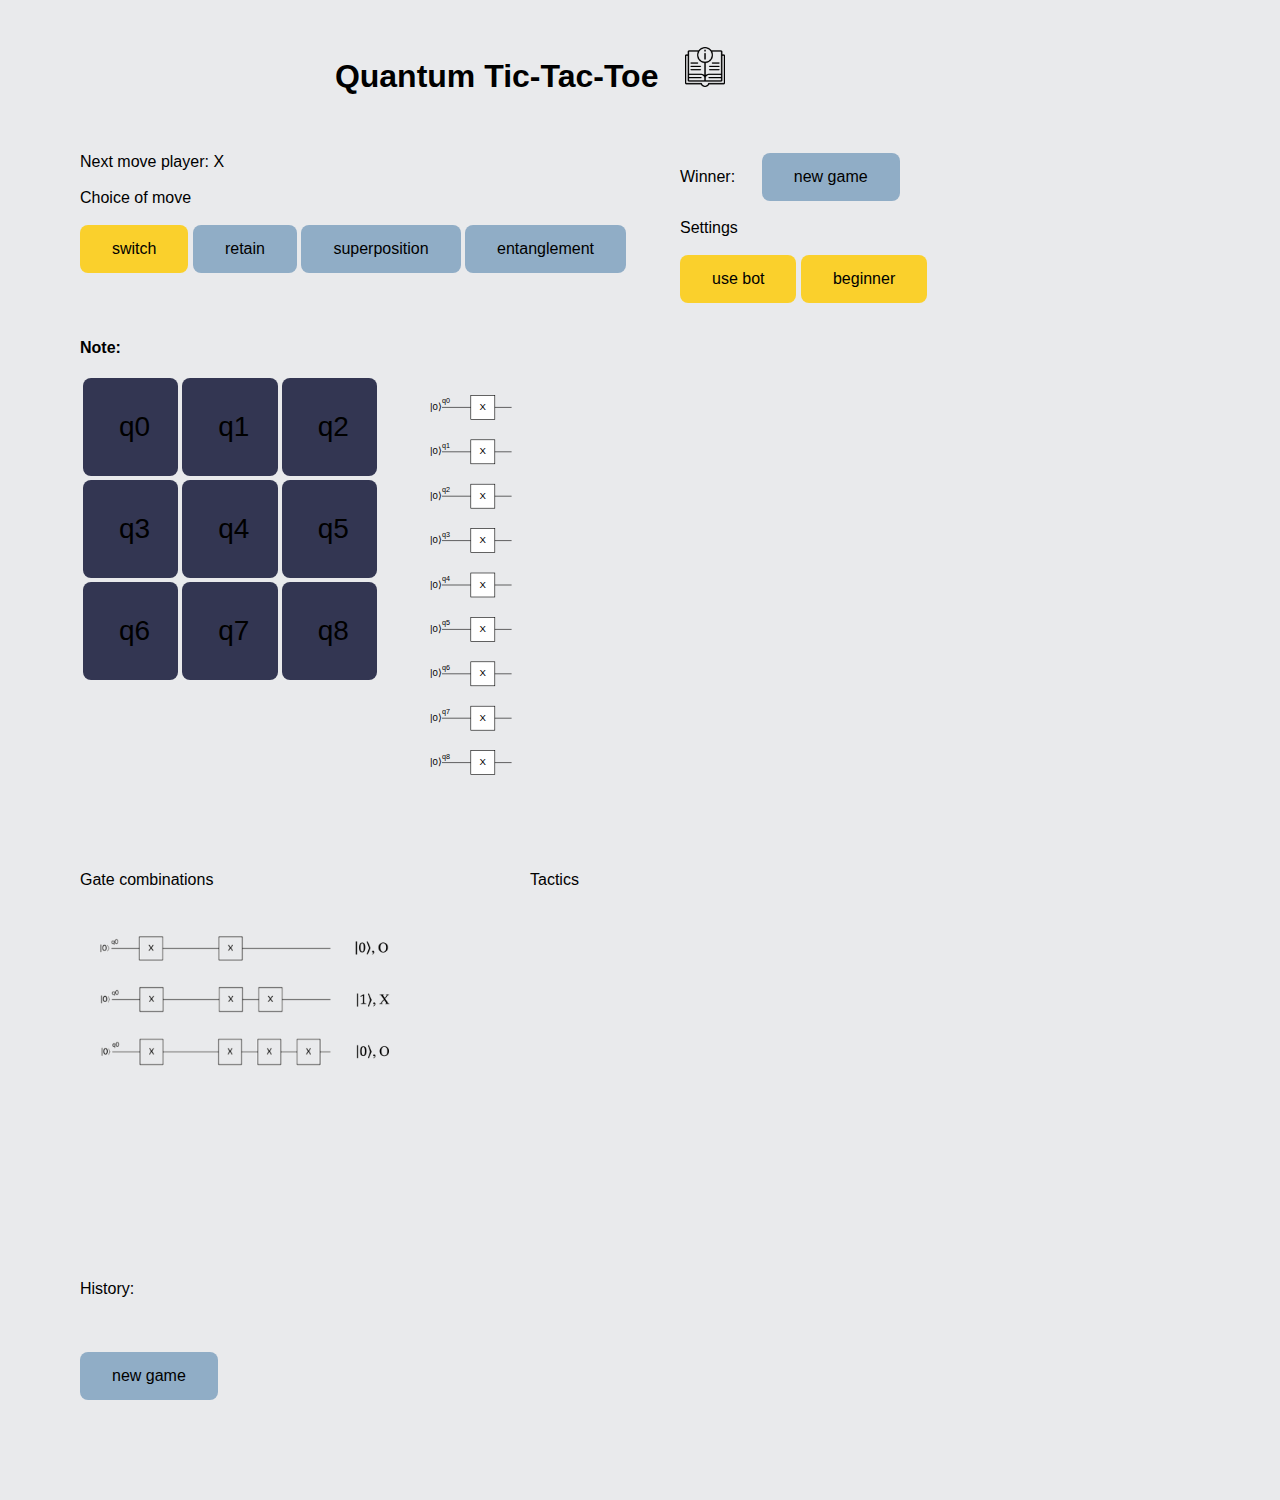
<file: index.html>
<html>
	<head>
		<title>Tic Tac Toe</title>
		<meta charset="utf-8">
	  <link rel="stylesheet" href="css/main.css">
	</head>

	<body>
		<div id="loading">
  		<img id="loading-image" src="css/loader.gif" alt="Loading..." />
		</div>
		<br>

		<div class="wrapper">
			<center>
				<h1>Quantum Tic-Tac-Toe &nbsp; <a href="instruction.html"><img id="instruction" src="img/instruction.png" alt="Instruction" width="40px"/></a></h1> <br><br>
			</center>
			<div id="buttons">
				Next move player:	<span id="Player"></span>
				<br><br>
				Choice of move<br><br>
				<button id="1" onclick="define_zug(1);">switch</button>
				<button id="2" onclick="define_zug(2);">retain</button>
				<button id="3" onclick="define_zug(3);">superposition</button>
				<button id="4" onclick="define_zug(4);">entanglement</button>
			</div>
			<div id="settings">
				Winner:	<span id="winner"></span> &nbsp;&nbsp;&nbsp;&nbsp; <button id="NewGame" onClick="init()">new game</button> <br><br>
				Settings <br><br>
				<button id="bot" onclick="change_bot();">use bot</button>
				<button id="beginner" onclick="change_beginner();">beginner</button>
			</div>
		</div>

		<br><br>
		<b>Note: <span id="Tipp"></span></b> <br><br>
		<div class="wrapper">
			<div id="board">
				<table>
					<col width="95px" />
					<col width="95px" />
					<col width="95px" />
				  <tr>
				    <th><button class="fieldbutton" onClick="select(zug,1);" id="p1"> </button></th>
				    <th><button class="fieldbutton" onClick="select(zug,2);" id="p2"> </button></th>
				    <th><button class="fieldbutton" onClick="select(zug,3);" id="p3"> </button></th>
				  </tr>
				  <tr>
						<th><button class="fieldbutton" onClick="select(zug,4);" id="p4"> </button></th>
				    <th><button class="fieldbutton" onClick="select(zug,5);" id="p5"> </button></th>
				    <th><button class="fieldbutton" onClick="select(zug,6);" id="p6"> </button></th>
				  </tr>
				  <tr>
						<th><button class="fieldbutton" onClick="select(zug,7);" id="p7"> </button></th>
				    <th><button class="fieldbutton" onClick="select(zug,8);" id="p8"> </button></th>
				    <th><button class="fieldbutton" onClick="select(zug,9);" id="p9"> </button></th>
				  </tr>
				</table>	<br><br>
			</div>
			<div id="circuit">
				<span id="drawing"></span><br><br><br>
			</div>
		</div>
		<br><br><br>
		<div class="wrapper" id="beginner1">
			<div id="analysis">
				Gate combinations<br>
				<img id="combinations" src="img/1.png" alt="Loading..." width="450"/><br>
			</div>
			<div id="tactics">
				Tactics<br><br>
				<span id="tactics_description"></span><br>
			</div>
		</div>
		<br><br><br>
		<div class="wrapper" id="beginner2">
			History:	<span id="history"></span>
		</div>
		<br><br><br>

		<button id="NewGame" onClick="init()">new game</button>
	</body>

	<script src="js/quantum-circuit.min.js"></script>
	<script src="js/main.js"></script>
</html>
</file>
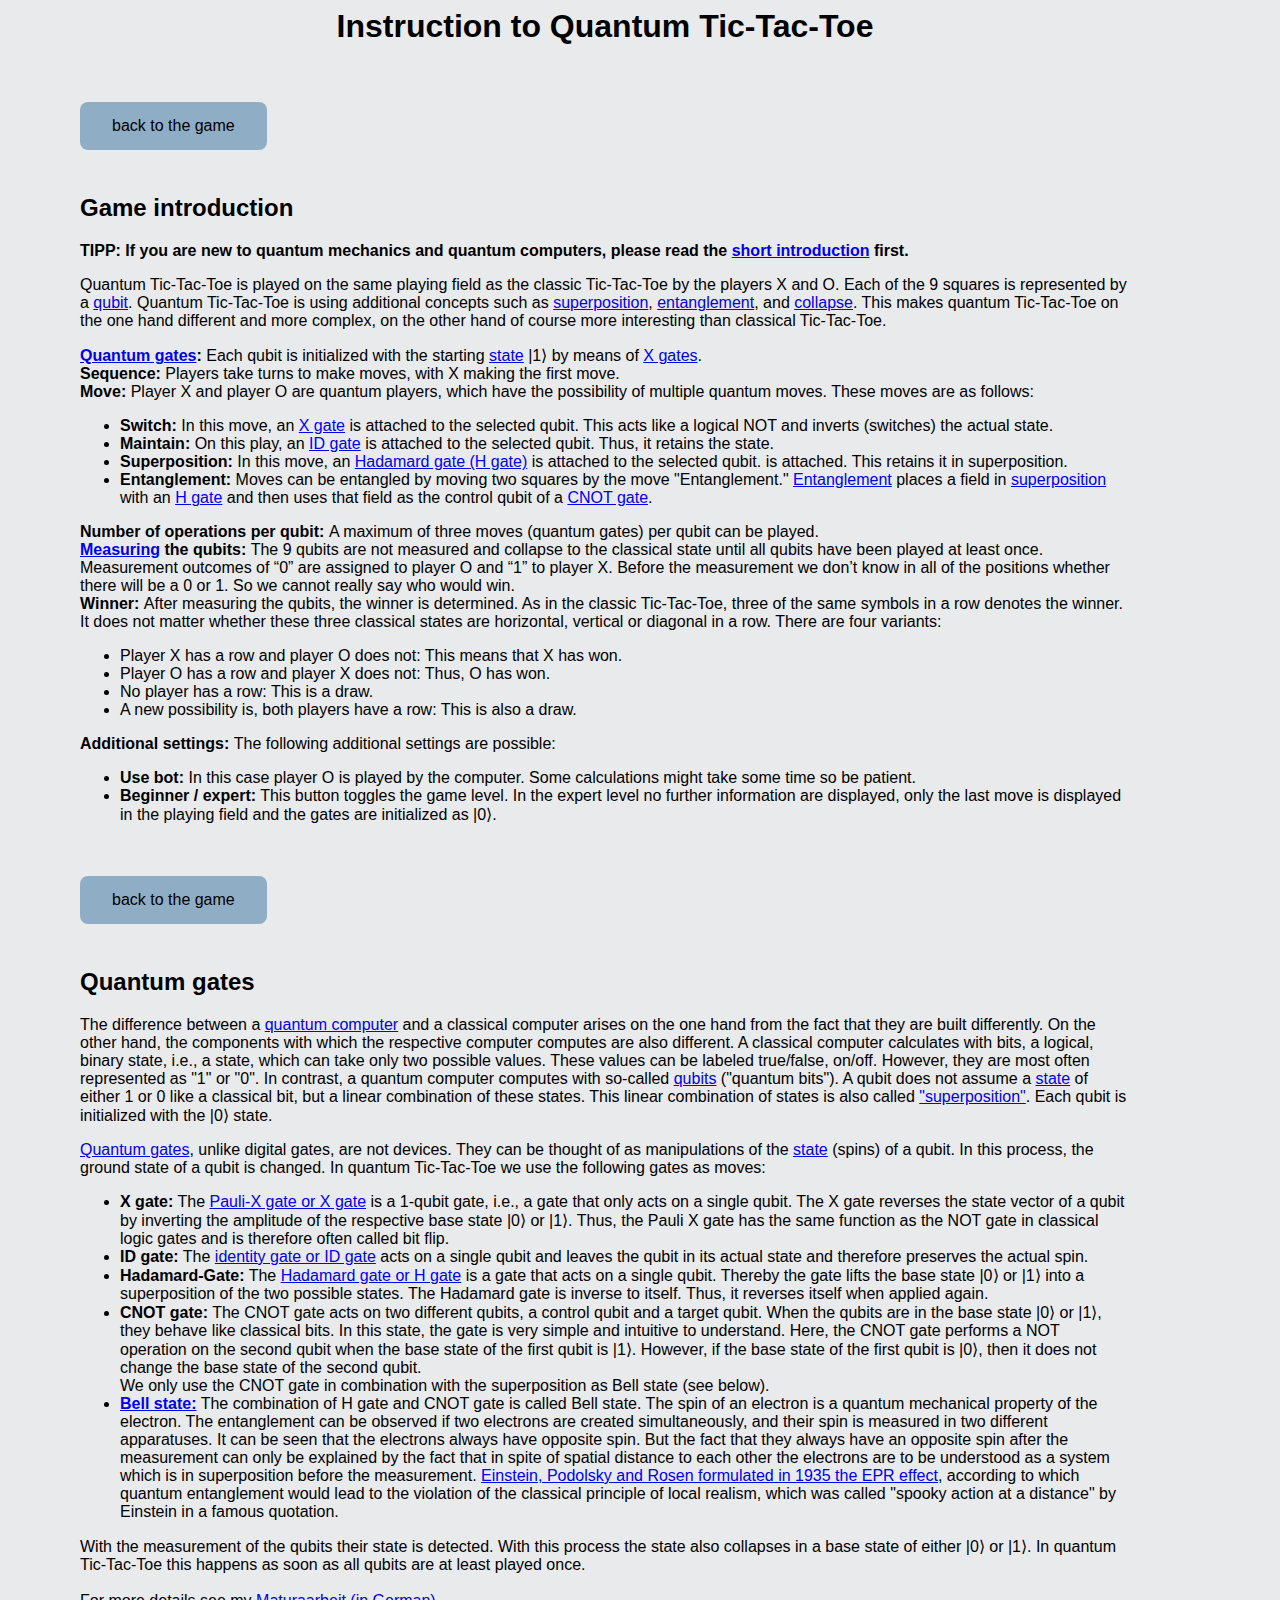
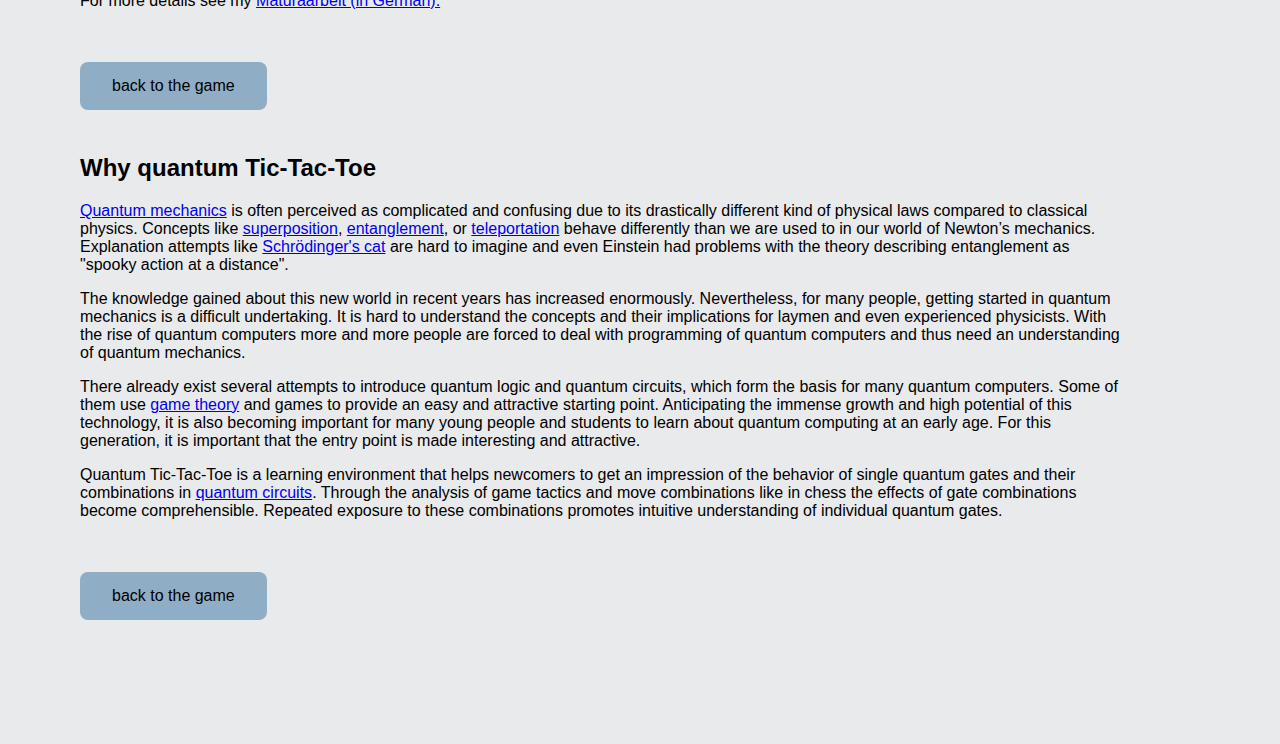
<file: instruction.html>
<html>
	<head>
		<title>Tic Tac Toe Instruction</title>
		<meta charset="utf-8">
	  <link rel="stylesheet" href="css/main.css">
	</head>

	<body>

		<div class="wrapper_intro">
			<center>
				<h1>Instruction to Quantum Tic-Tac-Toe</h1> <br><br>
			</center>
			<div id="buttons">
				<button onclick="window.location.href='index.html'">back to the game</button>
			</div>
			<br><br><br><br>

			<div>
				<h2>Game introduction</h2>
				<p>
					<b>TIPP: If you are new to quantum mechanics and quantum computers, please read the
					<a href="#intro">short introduction</a> first.</b>
				</p>
				<p>
					Quantum Tic-Tac-Toe is played on the same playing field as the classic Tic-Tac-Toe
					by the players X and O. Each of the 9 squares is represented by a
					<a href="https://en.wikipedia.org/wiki/Qubit">qubit</a>.
					Quantum Tic-Tac-Toe is using additional concepts such
					as <a href="https://en.wikipedia.org/wiki/Quantum_superposition">superposition</a>,
					<a href="https://en.wikipedia.org/wiki/Quantum_entanglement">entanglement</a>, and
					<a href="https://en.wikipedia.org/wiki/Wave_function_collapse">collapse</a>.
					This makes quantum Tic-Tac-Toe on the one hand different and more complex,
					on the other hand of course more interesting than classical Tic-Tac-Toe.
				</p>
				<p>
					<b><a href="https://en.wikipedia.org/wiki/Quantum_logic_gate"> Quantum gates</a>:	</b>
					Each qubit is initialized with the starting <a href="https://en.wikipedia.org/wiki/Quantum_state"> state</a> |1⟩ by means of <a href="#x-gate">X gates</a>.<br>
					<b>Sequence:	</b> Players take turns to make moves, with X making the first move.<br>
					<b>Move:	</b>Player X and player O are quantum players, which have the possibility of multiple
					quantum moves. These moves are as follows:
					<ul>
						<li><b>Switch:</b> In this move, an <a href="#x-gate">X gate</a> is attached to the selected qubit.
							This acts like a logical NOT and inverts (switches) the actual state.</li>
						<li><b>Maintain:</b> On this play, an <a href="#id-gate">ID gate</a> is attached to the selected qubit.
							Thus, it retains the state.</li>
						<li><b>Superposition:</b> In this move, an <a href="#h-gate">Hadamard gate (H gate)</a> is attached to the selected qubit.
							is attached. This retains it in superposition.</li>
						<li><b>Entanglement:</b> Moves can be entangled by moving two squares by the move
							"Entanglement." <a href="https://en.wikipedia.org/wiki/Quantum_entanglement">Entanglement</a>
							places a field in <a href="https://en.wikipedia.org/wiki/Quantum_superposition">superposition</a>
							with an <a href="#h-gate">H gate</a> and
							then uses that field as the control qubit of a <a href="#cnot-gate">CNOT gate</a>.</li>
					</ul>
					<b>Number of operations per qubit:	</b>A maximum of three moves (quantum gates) per qubit can be played.<br>
					<b><a href="https://en.wikipedia.org/wiki/Measurement_in_quantum_mechanics">Measuring</a> the qubits:	</b>The 9 qubits are not measured and collapse
					to the classical state until all qubits have been played at least once.
					Measurement outcomes of “0” are assigned to player O and “1” to player X.
					Before the measurement we don’t know in all of the positions whether there will be a 0 or 1.
					So we cannot really say who would win. <br>
					<b>Winner: </b> After measuring the qubits, the winner is determined.
					As in the classic Tic-Tac-Toe, three of the same symbols in a row denotes the winner.
					It does not matter whether these three classical states are
					horizontal, vertical or diagonal in a row. There are four variants:
					<ul>
						<li>Player X has a row and player O does not: This means that X has won.</li>
						<li>Player O has a row and player X does not: Thus, O has won.</li>
						<li>No player has a row: This is a draw.</li>
						<li>A new possibility is, both players have a row: This is also a draw.</li>
					</ul>
					<b>Additional settings: </b> The following additional settings are possible:
					<ul>
						<li><b>Use bot:</b> In this case player O is played by the computer. Some calculations
							might take some time so be patient.</li>
						<li><b>Beginner / expert:</b> This button toggles the game level. In the expert level no further
							information are displayed, only the last move is displayed in the playing field and
							the gates are initialized as |0⟩.</li>
					</ul>
				</p>
				<br><br>
				<div id="buttons">
					<button onclick="window.location.href='index.html'">back to the game</button>
				</div>
				<br><br><br><br>
			</div>


			<div id="intro">
				<h2>Quantum gates</h2>
				<p>
					The difference between a <a href="https://en.wikipedia.org/wiki/Quantum_computing">quantum computer</a>
					and a classical computer arises
					on the one hand from the fact that they are built differently.
					On the other hand, the components with which the respective computer
					computes are also different. A classical computer calculates with bits,
					a logical, binary state, i.e., a state, which can take only two possible values.
					These values can be labeled true/false, on/off. However, they are
					most often represented as "1" or "0". In contrast, a quantum computer
					computes with so-called <a href="https://en.wikipedia.org/wiki/Qubit">qubits</a> ("quantum bits").
					A qubit does not assume
					a <a href="https://en.wikipedia.org/wiki/Quantum_state">state</a> of either 1 or 0 like a classical bit, but a linear combination of these states.
					This linear combination of states is also called <a href="https://en.wikipedia.org/wiki/Quantum_superposition">"superposition"</a>.
					Each qubit is
					initialized with the |0⟩ state.
				</p>
				<p>
					<a href="https://en.wikipedia.org/wiki/Quantum_logic_gate">Quantum gates</a>,
					unlike digital gates, are not devices. They can be thought of as
					manipulations of the <a href="https://en.wikipedia.org/wiki/Quantum_state">state</a> (spins) of a qubit. In this process,
					the ground state of a qubit is changed. In quantum Tic-Tac-Toe we use
					the following gates as moves:
					<ul>
						<li id="x-gate"><b>X gate:</b> The <a href="https://en.wikipedia.org/wiki/Quantum_logic_gate#Pauli_gates_(X,Y,Z)">Pauli-X gate or X gate</a>
							 is a 1-qubit gate,
							i.e., a gate that only acts on a single qubit. The X gate reverses the
							state vector of a qubit by inverting the amplitude of the respective
							base state |0⟩ or |1⟩. Thus, the Pauli X gate has the same function as
							the NOT gate in classical logic gates and is therefore often called bit flip.</li>
						<li id="id-gate"><b>ID gate:</b> The <a href="https://en.wikipedia.org/wiki/Quantum_logic_gate#Identity_gate">identity gate or ID gate</a>
							acts on a single qubit and leaves the qubit in its actual state and
							therefore preserves the actual spin.</li>
						<li id="h-gate"><b>Hadamard-Gate:</b> The <a href="https://en.wikipedia.org/wiki/Quantum_logic_gate#Hadamard_gate">Hadamard gate or H gate</a> is a gate that acts on a single qubit.
							Thereby the gate lifts the base state |0⟩ or |1⟩ into a superposition of the two possible states.
							The Hadamard gate is inverse to itself. Thus, it reverses itself when applied again.</li>
						<li id="cnot-gate"><b>CNOT gate:</b> The CNOT gate acts on two different qubits, a control qubit
							and a target qubit. When the qubits are in the base state |0⟩ or |1⟩,
							they behave like classical bits. In this state, the gate is very simple
							and intuitive to understand. Here, the CNOT gate performs a NOT operation
							on the second qubit when the base state of the first qubit is |1⟩.
							However, if the base state of the first qubit is |0⟩, then it does
							not change the base state of the second qubit. <br>
							We only use the CNOT gate in combination with the superposition as Bell state (see below).
						</li>
						<li><b><a href="https://en.wikipedia.org/wiki/Bell_state">Bell state:</a></b> The combination of H gate and CNOT gate is called Bell state.
							The spin of an electron
							is a quantum mechanical property of the electron. The entanglement can be observed
							if two electrons are created simultaneously, and their spin
							is measured in two different apparatuses. It can be seen that the electrons
							always have opposite spin. But the fact that they always have an opposite spin after the measurement can
					 	  only be explained by the fact that in spite of spatial distance to each other the
					 	  electrons are to be understood as a system which is in superposition before the measurement.
							<a href="https://en.wikipedia.org/wiki/EPR_paradox">Einstein, Podolsky and Rosen formulated in 1935 the EPR effect</a>, according to which quantum
					 	 entanglement would lead to the violation of the classical principle of local realism,
					 	 which was called "spooky action at a distance" by Einstein in a famous quotation.</li>
					</ul>
					With the measurement of the qubits their state is detected. With this process the state
					also collapses in a
					base state of either |0⟩ or |1⟩. In quantum Tic-Tac-Toe this happens
					as soon as all qubits are at least played once.
					<br><br>
					For more details see my <a href="Matura_Maurice_Weingaertner.pdf" target="_blank">Maturaarbeit (in German).</a>
				</p>
				<br><br>
				<div id="buttons">
					<button onclick="window.location.href='index.html'">back to the game</button>
				</div>
				<br><br><br><br>
			</div>

			<div>
				<h2>Why quantum Tic-Tac-Toe</h2>
				<p>
					<a href="https://en.wikipedia.org/wiki/Quantum_mechanics">Quantum mechanics</a>
					is often perceived as complicated and confusing due to its drastically
					different kind of physical laws compared to classical physics. Concepts like
					<a href="https://en.wikipedia.org/wiki/Quantum_superposition">superposition</a>,
					<a href="https://en.wikipedia.org/wiki/Quantum_entanglement">entanglement</a>, or
					<a href="https://en.wikipedia.org/wiki/Quantum_teleportation">teleportation</a>
					behave differently than we are used to in our
					world of Newton’s mechanics. Explanation attempts like
					<a href="https://en.wikipedia.org/wiki/Schr%C3%B6dinger%27s_cat">Schrödinger's cat</a> are hard to
					imagine and even Einstein had problems with the theory describing entanglement as
					"spooky action at a distance".
				</p>
				<p>
					The knowledge gained about this new world in recent years has increased enormously.
					Nevertheless, for many people, getting started in quantum mechanics is a difficult undertaking.
					It is hard to understand the concepts and their implications for laymen and even
					experienced physicists. With the rise of quantum computers more and more people are
					forced to deal with programming of quantum computers and thus need an understanding
					of quantum mechanics.
				</p>
 			  <p>
					There already exist several attempts to introduce quantum logic and quantum circuits,
					which form the basis for many quantum computers. Some of them use
					<a href="https://en.wikipedia.org/wiki/Game_theory">game theory</a>  and
					games to provide an easy and attractive starting point. Anticipating the immense growth
					and high potential of this technology, it is also becoming important for many young people
					and students to learn about quantum computing at an early age. For this generation,
					it is important that the entry point is made interesting and attractive.
				</p>
				<p>
					Quantum Tic-Tac-Toe is a learning
					environment that helps newcomers to get an impression of the behavior of single quantum
					gates and their combinations in
					<a href="https://en.wikipedia.org/wiki/Quantum_circuit">quantum circuits</a>.
					Through the analysis of game tactics and
					move combinations like in chess the effects of gate combinations become comprehensible.
					Repeated exposure to these combinations promotes intuitive understanding of individual
					quantum gates.
				</p>

				<br><br>
				<div id="buttons">
					<button onclick="window.location.href='index.html'">back to the game</button>
				</div>
				<br><br><br><br>
			</div>

	</body>

</html>
</file>
<file: css/main.css>
body {
  background-color: #E9EAEC;
  margin-bottom: 100px;
  margin-right: 150px;
  margin-left: 80px;
  font-family: "Roboto", sans-serif;
  font-size: 16px;
}

h1 {
  text-align: center;
}

button {
  background-color: #90ADC6;
  border: none;
  padding: 15px 32px;
  text-align: center;
  text-decoration: none;
  display: inline-block;
  font-size: 16px;
  border-radius: 8px;
}

.fieldbutton {
  padding: 0px 0px;
  width: 100%;
  height: 100%;
  font-size: 28px;
  text-align: center;
}

table {
  table-layout:fixed;
  width: 300px;
  height: 300px;
}
td {
  overflow: hidden;
}
th {
  width: 100px;
  height: 100px;
}


#Wechseln {
  margin-right: 15px;
}

p {
  font-family: "Roboto", sans-serif;
  font-size: 16px;
}

span.X {
  color:#000000;
}

span.O {
  color:#FFFFFF;
}

.wrapper {
    width: 900px;
    overflow: hidden; /* will contain if #first is longer than #second */
}

.wrapper_intro {
  width: auto;
}

#beginner1 {
  display: block;
}
#beginner2 {
  display: block;
}

#buttons {
    width: 600px;
    float:left; /* add this */
}
#settings {

}
#board {
    width: 350px;
    float:left; /* add this */
}
#circuit {
    overflow-x: auto; /* if you don't want #second to wrap below #first */
    zoom: 0.6;
    -moz-transform: scale(0.6);
}
#analysis {
    width: 450px;
    float:left; /* add this */
}
#tactics {
    /*overflow-x: scroll; /* if you don't want #second to wrap below #first */
}

#loading {
  position: fixed;
  display: block;
  width: 100%;
  height: 100%;
  top: 0;
  left: 0;
  text-align: center;
  opacity: 0.7;
  background-color: #fff;
  z-index: 99;
}

#loading-image {
  position: absolute;
  top: 400px;
  left: 200px;
  z-index: 100;
}
</file>
